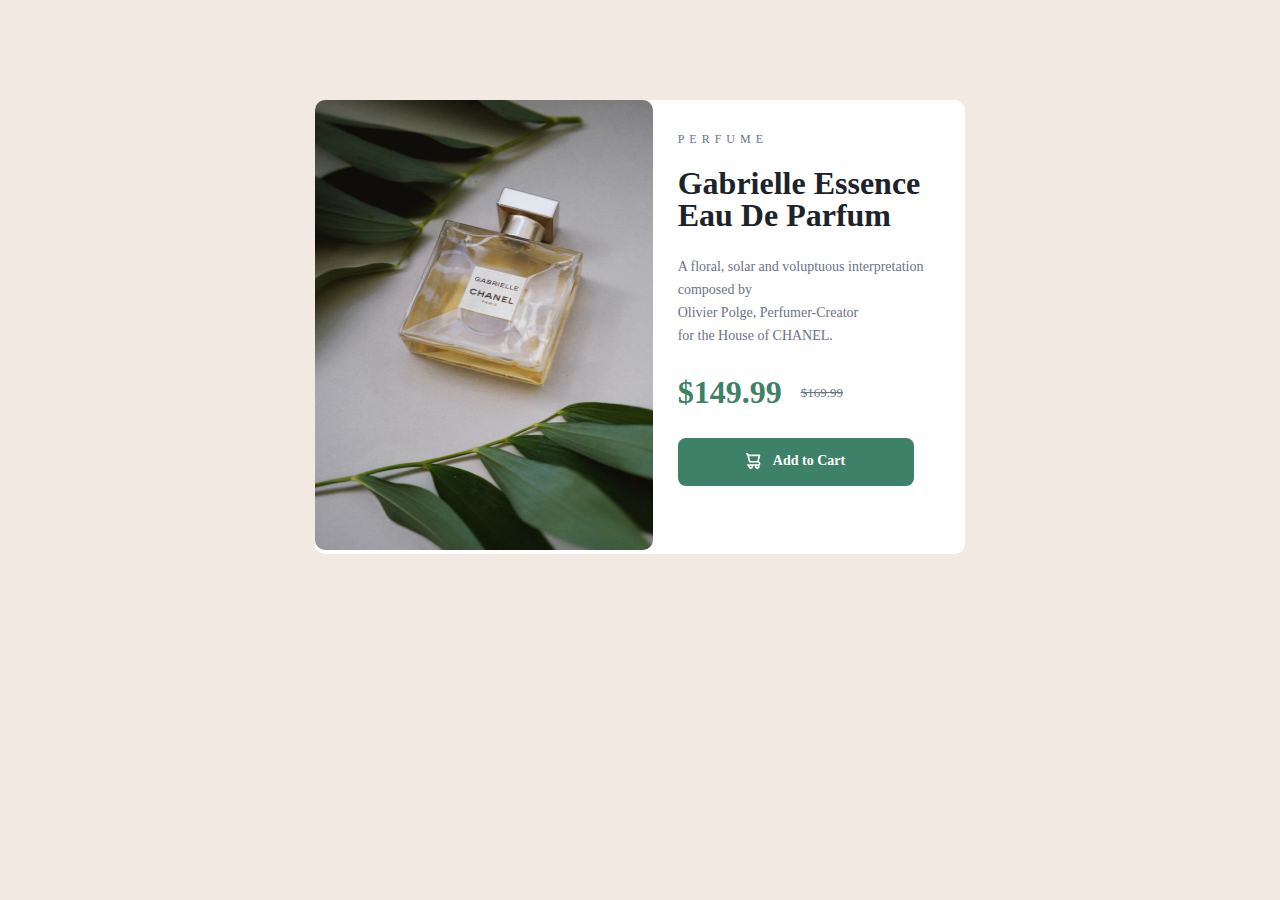
<file: card1/index.html>
<!DOCTYPE html>
<html lang="en">
<head>
    <meta charset="UTF-8">
    <meta name="viewport" content="width=device-width, initial-scale=1.0">
    <link rel="stylesheet" href="./css/style.css">
    <title>Document</title>
</head>
<body>
    <div class="card">
        <div class="card__img-wrapper">
            <img class="card__img" src="./img/bitmap.png" alt="">
        </div>
        <div class="card__content">
            <p class="card__content__label">PERFUME</p>
            <h1 class="card__content__title">Gabrielle Essence Eau De Parfum</h1>
            <p class="card__content__description">A floral, solar and voluptuous interpretation composed by <br> Olivier Polge, Perfumer-Creator <br> for the House of CHANEL.</p>
            <div class="card__content__prices">
                <h2 class="card__content__price-big">$149.99</h2>
                <p class="card__content__price-mini">$169.99</p>
            </div>
            <div class="card__content__btn">
                <img src="./img/bascet.svg" alt="">
                <span>Add to Cart</span>
            </div>
        </div>
    </div>
</body>
</html>
</file>
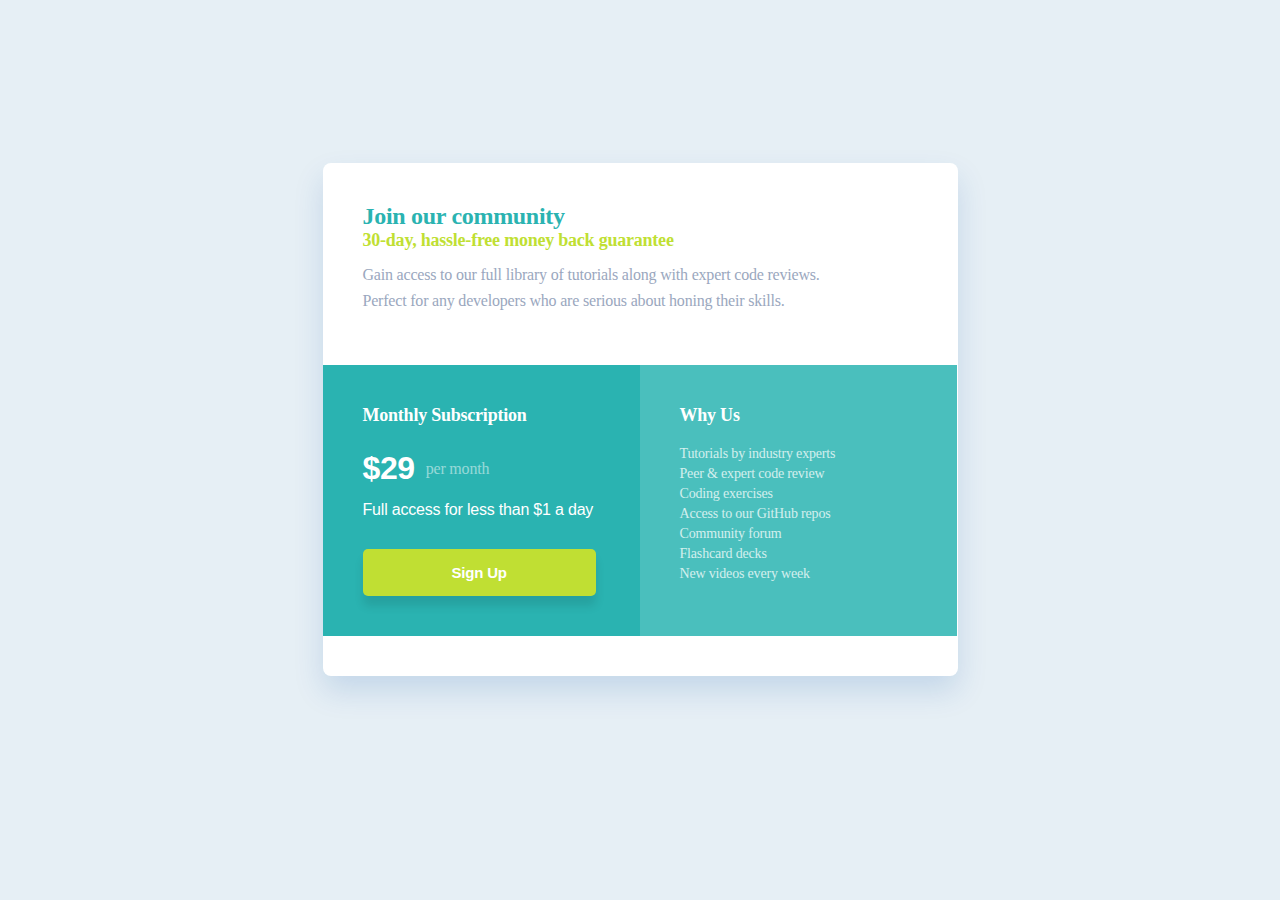
<file: card2/index.html>
<!DOCTYPE html>
<html lang="en">
<head>
    <meta charset="UTF-8">
    <meta name="viewport" content="width=device-width, initial-scale=1.0">
    <title>Document</title>
    <link rel="stylesheet" href="./css/style.css">
</head>
<body>
    <div class="card">  
        <h2 class="card__h2">Join our community</h2>
        <div class="card__content">
            <h5 class="card__content__h5">30-day, hassle-free money back guarantee</h5>
            <p class="card__content__prg">Gain access to our full library of tutorials along with expert code reviews. <br> Perfect for any developers who are serious about honing their skills.</p>
        </div>
        <div class="blocks">
            <div class="block1">
                <h5 class="block1__h5">Monthly Subscription</h5>
                <div class="block1__price">
                    <h2 class="block1__price__h2">$29</h2>
                    <span class="block1__price__span">per month</span>
                </div>
                <h6 class="block1__h6">Full access for less than $1 a day</h6>
                <button class="block1__btn">Sign Up</button>
            </div>
            <div class="block2">
                <h4 class="block2__h4">Why Us</h4>
                <p class="block2__prg">Tutorials by industry experts <br>Peer & expert code review <br>Coding exercises <br>Access to our GitHub repos <br>Community forum <br>Flashcard decks <br>New videos every week</p>
            </div>
        </div>
    </div>
</body>
</html>
</file>
<file: card1/css/style.css>
*{
  margin: 0;
  padding: 0;
  box-sizing: border-box;
}
body{
  background: var(--cream-bg, #F2EAE2);
  font-family: sans-serif;
}
.card {
  width: 100%;
  max-width: 650px;
  margin-left: auto;
  margin-right: auto;
  display: flex;
  gap: 25px;
  margin-top: 100px;
  background-color: #FFF;
  border-radius: 10px;
}
.card__img-wrapper .card__img{
  width: 337.694px;
  height: 450px;
  flex-shrink: 0;
  border-radius:10px;
}
.card__content{
  /* padding-right: 32px; */
}
.card__content__label {
  color: var(--Aurometal-Saurus, #6C7289);
  font-feature-settings: 'clig' off, 'liga' off;

  /* Overline */
  font-family: Montserrat;
  font-size: 12px;
  font-style: normal;
  font-weight: 500;
  line-height: normal;
  letter-spacing: 5px;
  margin-top: 32px;
  margin-bottom: 20px;
}
.card__content__title {
  color: var(--Gunmetal, #1C232B);
  font-feature-settings: 'clig' off, 'liga' off;

  /* Display */
  font-family: Fraunces;
  font-size: 32px;
  font-style: normal;
  font-weight: 700;
  line-height: 32px; /* 100% */
  margin-bottom: 24px;
}
.card__content__description {
  color: var(--Aurometal-Saurus, #6C7289);
  font-feature-settings: 'clig' off, 'liga' off;

  /* Body */
  font-family: Montserrat;
  font-size: 14px;
  font-style: normal;
  font-weight: 500;
  line-height: 23px; /* 164.286% */
}
.card__content__prices {
  display: flex;
  margin-top: 29px;
  gap: 19px;
  align-items: center;
}
.card__content__price-big {
  color: var(--Deep-Aquamarine, #3D8168);
  font-feature-settings: 'clig' off, 'liga' off;

  /* Display */
  font-family: Fraunces;
  font-size: 32px;
  font-style: normal;
  font-weight: 700;
  line-height: 32px; /* 100% */
}
.card__content__price-mini {
  color: var(--Aurometal-Saurus, #6C7289);
  font-family: Montserrat;
  font-size: 13px;
  font-style: normal;
  font-weight: 500;
  line-height: 23px; /* 176.923% */
  text-decoration: line-through;
}
.card__content__btn {
  background-color: #3D8168;
  width: 236px;
  height: 48px;
  flex-shrink: 0;
  border-radius: 8px;
  padding: 15px 63px;
  display: inline-flex;
  padding-bottom: 1px;
  justify-content: center;
  align-items: flex-start;
  gap: 11.615px;
  margin-top: 30px;
}
.card__content__btn span{
  color: var(--Pure-White, #FFF);
  font-feature-settings: 'clig' off, 'liga' off;

  /* Button Text */
  font-family: Montserrat;
  font-size: 14px;
  font-style: normal;
  font-weight: 700;
  line-height: normal;
}
@media (max-width:343px){
  .card{
    max-width: 343px;
    width: 100%;
    flex-direction: column;
  }
  .card__img{
    width: 100%;
    object-position: top;
    border-radius: 0;
  }
  .card__content{
    padding: 24px;
  }
  .card__content__label{
    margin-bottom: 12px;
  }
  .card__content__title{
    margin-bottom: 16px;
  }
  .card__content__description{
    margin-bottom: 24px;
  }
}
</file>
<file: card2/css/style.css>
*{
    margin: 0;
    padding: 0;
    box-sizing: border-box;
}
body{
    background: #E6EFF5;
    font-family: sans-serif;
}
.card {
    width: 100%;
    max-width: 635px;
    margin-left: auto;
    margin-right: auto;
    margin-top: 163px;
    background-color: #FFF;
    border-radius: 8px;
    padding: 40px;
    box-shadow: 0px 15px 30px 0px rgba(0, 81, 171, 0.15);
}
.card__h2 {
    color: #2AB3B1;
    font-family: Karla;
    font-size: 24px;
    font-style: normal;
    font-weight: 700;
    line-height: normal;
    letter-spacing: -0.3px;
}
.card__content {
    display: flex;
    width: 555px;
    flex-direction: column;
    justify-content: center;
    align-items: flex-start;
    gap: 11px;
}
.card__content__h5{
    color: #C0DF33;
    font-family: Karla;
    font-size: 18px;
    font-style: normal;
    font-weight: 700;
    line-height: normal;
    letter-spacing: -0.225px;
    motion-path: 24px;
}
.card__content__prg {
    margin-bottom: 11px;
    color: #9AA7BE;
    font-family: Karla;
    font-size: 16px;
    font-style: normal;
    font-weight: 400;
    line-height: 26px; /* 162.5% */
    letter-spacing: -0.2px;
    width: 555px;
}
.blocks {
    display: flex;
    width: 635px;
    margin-left: -40px;
    margin-top: 40px;
}
.block1 {
    background: #2AB3B1;
    padding: 40px;
    width: 317px;
}
.block1__h5 {
    color: #FFF;
    font-family: Karla;
    font-size: 18px;
    margin-bottom: 24px;
    font-style: normal;
    font-weight: 700;
    line-height: normal;
    letter-spacing: -0.225px;
}
.block1__price {
    display: flex;
    gap: 11px;
    align-items: center;
    margin-bottom: 10px;
}
.block1__price__h2 {
    color: #FFF;
    font-size: 32px;
    font-style: normal;
    font-weight: 700;
    line-height: normal;
    letter-spacing: -0.4px;
}
.block1__price__span {
    color: #FFF;
    font-family: Karla;
    font-size: 16px;
    font-style: normal;
    font-weight: 400;
    line-height: 26px; /* 162.5% */
    letter-spacing: -0.2px;
    opacity: 0.5;
}
.block1__h6 {
    color: #FFF;
    margin-bottom: 26px;
    font-size: 16px;
    font-style: normal;
    font-weight: 400;
    line-height: 26px; /* 162.5% */
    letter-spacing: -0.2px;
}
.block1__btn {
    border-radius: 5px;
    padding: 15px 89px;
    background: #C0DF33;
    border: none;
    color: #FFF;
    font-size: 15px;
    font-style: normal;
    font-weight: 700;
    line-height: normal;
    letter-spacing: -0.2px;
    box-shadow: 0px 10px 10px 0px rgba(0, 0, 0, 0.10);
}
.block2 {
    background: #4ABFBD;
    width: 317px;
    flex-shrink: 0;
    padding: 40px;
}
.block2__h4 {
    color: #FFF;
    font-family: Karla;
    font-size: 18px;
    font-style: normal;
    font-weight: 700;
    line-height: normal;
    letter-spacing: -0.225px;
    margin-bottom: 18px;
}
.block2__prg {
    color: #FFF;
    font-family: Karla;
    font-size: 14px;
    font-style: normal;
    font-weight: 400;
    opacity: 0.75;
    line-height: 20px; /* 142.857% */
    letter-spacing: -0.175px;
}@media (max-width:375px){
    .card{
        flex-direction: column;
    }
    .card__content__h5{
        width: 263px;
        margin-top: 24px;
    }
    .card__content__prg{
        width: 263px;
        margin-top: 16px;
    }
    .blocks{
        flex-direction: column;
    }
}
</file>
